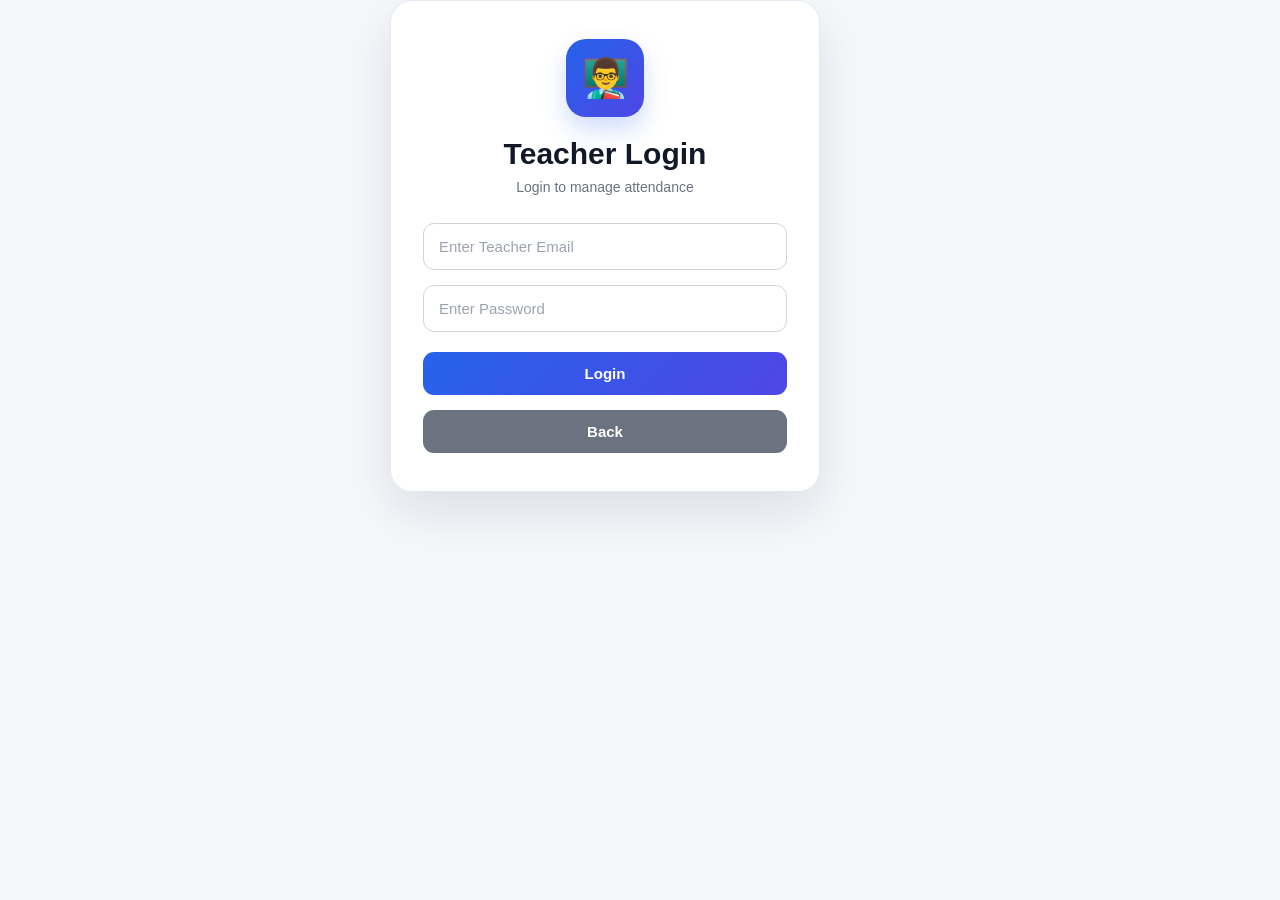
<file: templates/teacher-login.html>
<!DOCTYPE html>
<html lang="en">

<head>
    <meta charset="UTF-8">
    <meta name="viewport" content="width=device-width, initial-scale=1.0">

    <title>Teacher Login - Smart Attendance</title>

    <link rel="stylesheet" href="/static/style.css">
</head>

<body>

    <div class="container">

        <div class="login-box">

            <div class="logo">👨‍🏫</div>

            <h1>Teacher Login</h1>

            <p class="subtitle">
                Login to manage attendance
            </p>

            <form id="teacherLoginForm">

                <input
                    type="email"
                    id="teacherEmail"
                    placeholder="Enter Teacher Email"
                    required
                >

                <input
                    type="password"
                    id="teacherPassword"
                    placeholder="Enter Password"
                    required
                >

                <button type="submit">
                    Login
                </button>

            </form>

            <button
                class="back-button"
                onclick="window.location.href='/'">
                Back
            </button>

        </div>

    </div>


    <script>

        document.getElementById("teacherLoginForm")
        .addEventListener("submit", async function(event) {

            event.preventDefault();

            const email =
                document.getElementById("teacherEmail").value.trim();

            const password =
                document.getElementById("teacherPassword").value;

            try {

                const response = await fetch("/teacher-login", {

                    method: "POST",

                    headers: {
                        "Content-Type": "application/json"
                    },

                    body: JSON.stringify({
                        email: email,
                        password: password
                    })

                });

                const result = await response.json();

                if (result.success) {

                    window.location.href = "/teacher-dashboard";

                } else {

                    alert(result.message);

                }

            } catch (error) {

                console.error(error);

                alert("Backend is not connected.");

            }

        });

    </script>

</body>

</html>
</file>
<file: static/style.css>
/* ============================================================
   SMART ATTENDANCE SYSTEM
   FINAL POLISHED STYLESHEET
   ============================================================ */


/* ============================================================
   GLOBAL RESET
   ============================================================ */

* {
    margin: 0;
    padding: 0;
    box-sizing: border-box;
}

html {
    scroll-behavior: smooth;
}

body {
    font-family: Arial, Helvetica, sans-serif;
    background: #f5f7fb;
    color: #1f2937;
    min-height: 100vh;
}


/* ============================================================
   COMMON CONTAINER
   ============================================================ */

.container {
    width: 90%;
    max-width: 500px;
    margin: auto;
    text-align: center;
}


/* ============================================================
   LOGIN PAGE
   ============================================================ */

.login-page {
    min-height: 100vh;

    display: flex;
    justify-content: center;
    align-items: center;

    padding: 30px 15px;

    background:
        radial-gradient(
            circle at top left,
            #dbeafe 0,
            transparent 35%
        ),
        radial-gradient(
            circle at bottom right,
            #e0e7ff 0,
            transparent 35%
        ),
        #f5f7fb;
}

.login-box {
    width: 100%;
    max-width: 430px;

    background: rgba(255, 255, 255, 0.96);

    padding: 38px 32px;

    border-radius: 22px;

    box-shadow:
        0 20px 50px rgba(15, 23, 42, 0.10);

    border: 1px solid rgba(226, 232, 240, 0.9);
}


/* ============================================================
   LOGIN LOGO
   ============================================================ */

.login-logo,
.logo {
    width: 78px;
    height: 78px;

    margin: 0 auto 20px;

    display: flex;
    justify-content: center;
    align-items: center;

    background: linear-gradient(
        135deg,
        #2563eb,
        #4f46e5
    );

    border-radius: 20px;

    font-size: 38px;

    box-shadow:
        0 12px 25px rgba(37, 99, 235, 0.22);
}


/* ============================================================
   HEADINGS
   ============================================================ */

h1 {
    margin-top: 5px;

    font-size: 30px;

    font-weight: 700;

    color: #111827;
}

.subtitle {
    margin-top: 8px;

    color: #6b7280;

    font-size: 14px;
}

.login-heading p {
    margin-top: 8px;

    color: #6b7280;

    font-size: 14px;
}


/* ============================================================
   FORM
   ============================================================ */

.form-group {
    text-align: left;

    margin-bottom: 18px;
}

.form-group label {
    display: block;

    margin-bottom: 7px;

    font-size: 14px;

    font-weight: 600;

    color: #374151;
}

.login-box form {
    margin-top: 28px;
}

.login-box input,
select {
    width: 100%;

    padding: 14px 15px;

    margin-bottom: 15px;

    border: 1px solid #d1d5db;

    border-radius: 11px;

    background: #ffffff;

    color: #111827;

    font-size: 15px;

    outline: none;

    transition:
        border-color 0.2s ease,
        box-shadow 0.2s ease;
}

.login-box input::placeholder {
    color: #9ca3af;
}

.login-box input:focus,
select:focus {
    border-color: #2563eb;

    box-shadow:
        0 0 0 3px rgba(37, 99, 235, 0.12);
}


/* ============================================================
   BUTTONS
   ============================================================ */

button {
    width: auto;

    border: none;

    padding: 13px 20px;

    border-radius: 11px;

    background: linear-gradient(
        135deg,
        #2563eb,
        #4f46e5
    );

    color: white;

    font-size: 15px;

    font-weight: 600;

    cursor: pointer;

    transition:
        transform 0.2s ease,
        box-shadow 0.2s ease,
        opacity 0.2s ease;
}

button:hover {
    transform: translateY(-1px);

    box-shadow:
        0 8px 18px rgba(37, 99, 235, 0.22);
}

button:active {
    transform: translateY(0);
}

button:disabled {
    cursor: not-allowed;

    opacity: 0.65;

    transform: none;

    box-shadow: none;
}

.login-box form button {
    width: 100%;

    margin-top: 5px;
}


/* ============================================================
   BUTTON GROUP
   ============================================================ */

.buttons {
    display: flex;

    gap: 15px;

    justify-content: center;

    flex-wrap: wrap;
}


/* ============================================================
   BACK BUTTON
   ============================================================ */

.back-button {
    margin-top: 15px;

    width: 100%;

    background: #6b7280;
}

.back-button:hover {
    background: #4b5563;

    box-shadow:
        0 8px 18px rgba(75, 85, 99, 0.18);
}


/* ============================================================
   LOGIN MESSAGE
   ============================================================ */

.login-message {
    min-height: 20px;

    margin-top: 14px;

    font-size: 14px;

    text-align: center;
}

.login-message.success {
    color: #15803d;
}

.login-message.error {
    color: #dc2626;
}


/* ============================================================
   LOGIN FOOTER
   ============================================================ */

.login-footer {
    display: flex;

    justify-content: center;

    gap: 8px;

    margin-top: 25px;

    color: #9ca3af;

    font-size: 12px;
}


/* ============================================================
   COMMON FOOTER
   ============================================================ */

.footer {
    margin-top: 25px;

    color: #9ca3af;

    font-size: 13px;
}


/* ============================================================
   QR SECTION
   ============================================================ */

.qr-section {
    display: none;

    margin-top: 25px;

    padding-top: 20px;

    border-top: 1px solid #e5e7eb;
}

.qr-section h2 {
    margin-bottom: 10px;

    color: #1f2937;
}

#qrInfo {
    color: #4b5563;

    line-height: 1.7;

    margin-bottom: 20px;
}

#qrcode {
    display: flex;

    justify-content: center;

    align-items: center;

    margin: 20px auto;
}

.qr-note {
    margin-top: 10px;

    font-size: 13px;

    color: #6b7280;
}


/* ============================================================
   QR SCANNER
   ============================================================ */

#reader {
    width: 100%;

    max-width: 400px;

    margin: 20px auto;

    overflow: hidden;

    border-radius: 14px;
}

#scanResult {
    margin-top: 20px;
}


/* ============================================================
   SUCCESS MESSAGE
   ============================================================ */

.success-box {
    padding: 20px;

    border-radius: 12px;

    background: #ecfdf5;

    border: 1px solid #86efac;

    color: #166534;
}

.success-box h2 {
    margin-bottom: 15px;
}


/* ============================================================
   ERROR MESSAGE
   ============================================================ */

.error-box {
    padding: 15px;

    border-radius: 12px;

    background: #fef2f2;

    border: 1px solid #fca5a5;

    color: #991b1b;
}


/* ============================================================
   RESPONSIVE DESIGN
   ============================================================ */

@media (max-width: 600px) {

    .login-page {
        padding: 20px 12px;
    }

    .login-box {
        padding: 30px 22px;

        border-radius: 18px;
    }

    .login-logo,
    .logo {
        width: 68px;
        height: 68px;

        font-size: 32px;

        border-radius: 17px;
    }

    h1 {
        font-size: 25px;
    }

    .buttons {
        flex-direction: column;
    }

    button {
        width: 100%;
    }
}


/* ============================================================
   SMALL MOBILE
   ============================================================ */

@media (max-width: 380px) {

    .login-box {
        padding: 25px 18px;
    }

    h1 {
        font-size: 23px;
    }

    .login-box input,
    select {
        padding: 12px;
    }
}
.login-logo {
    width: 78px;
    height: 78px;
    margin: 0 auto 18px;

    display: flex;
    justify-content: center;
    align-items: center;

    background: linear-gradient(135deg, #2563eb, #4f46e5);
    border-radius: 20px;

    font-size: 38px;
}

.login-heading {
    text-align: center;
}

.login-heading h1 {
    margin: 0;
    font-size: 30px;
    color: #111827;
}

.login-heading p {
    margin-top: 8px;
    color: #6b7280;
    font-size: 14px;
}
 /* ============================================================
   TEACHER DASHBOARD - FINAL
   ============================================================ */

.dashboard-page {
    min-height: 100vh;

    display: flex;
    justify-content: center;
    align-items: center;

    padding: 30px 15px;

    background:
        radial-gradient(
            circle at top left,
            #dbeafe 0,
            transparent 35%
        ),
        radial-gradient(
            circle at bottom right,
            #e0e7ff 0,
            transparent 35%
        ),
        #f5f7fb;
}

.dashboard-card {
    width: 100%;
    max-width: 560px;

    background: #ffffff;

    padding: 38px 34px;

    border-radius: 24px;

    border: 1px solid #e5e7eb;

    box-shadow:
        0 20px 55px rgba(15, 23, 42, 0.10);

    text-align: center;
}


/* Logo */

.dashboard-logo {
    width: 78px;
    height: 78px;

    margin: 0 auto 18px;

    display: flex;
    justify-content: center;
    align-items: center;

    background: linear-gradient(
        135deg,
        #2563eb,
        #4f46e5
    );

    border-radius: 21px;

    font-size: 38px;

    box-shadow:
        0 12px 25px rgba(37, 99, 235, 0.22);
}


/* Title */

.dashboard-title {
    text-align: center;

    margin-bottom: 30px;
}

.dashboard-title h1 {
    margin: 0;

    font-size: 29px;

    color: #111827;

    font-weight: 700;
}

.dashboard-title p {
    margin-top: 8px;

    color: #6b7280;

    font-size: 14px;
}


/* Options */

.dashboard-options {
    display: flex;

    flex-direction: column;

    gap: 13px;
}


/* Dashboard Button */

.dashboard-button {
    width: 100%;

    display: flex;

    align-items: center;

    gap: 14px;

    padding: 15px;

    text-align: left;

    background: #ffffff;

    color: #111827;

    border: 1px solid #e5e7eb;

    border-radius: 14px;

    box-shadow: none;

    transform: none;
}

.dashboard-button:hover {
    background: #f8fafc;

    border-color: #bfdbfe;

    transform: translateY(-1px);

    box-shadow:
        0 7px 18px rgba(15, 23, 42, 0.06);
}


/* Icon */

.button-icon {
    width: 46px;
    height: 46px;

    flex-shrink: 0;

    display: flex;
    justify-content: center;
    align-items: center;

    background: #eff6ff;

    border-radius: 12px;

    font-size: 22px;
}


/* Text */

.button-content {
    display: flex;

    flex-direction: column;

    gap: 4px;

    flex: 1;
}

.button-content strong {
    font-size: 15px;

    color: #1f2937;
}

.button-content small {
    font-size: 12px;

    color: #6b7280;
}


/* Arrow */

.button-arrow {
    font-size: 25px;

    color: #9ca3af;

    line-height: 1;
}


/* Logout */

.logout-button {
    width: 100%;

    margin-top: 22px;

    padding: 13px;

    background: #fff1f2;

    color: #dc2626;

    border: 1px solid #fecdd3;

    box-shadow: none;
}

.logout-button:hover {
    background: #ffe4e6;

    color: #b91c1c;

    box-shadow: none;

    transform: none;
}


/* Footer */

.dashboard-footer {
    margin-top: 22px;

    color: #9ca3af;

    font-size: 12px;
}


/* Mobile */

@media (max-width: 600px) {

    .dashboard-page {
        padding: 20px 12px;
    }

    .dashboard-card {
        padding: 30px 20px;

        border-radius: 20px;
    }

    .dashboard-logo {
        width: 68px;
        height: 68px;

        font-size: 32px;

        border-radius: 18px;
    }

    .dashboard-title h1 {
        font-size: 24px;
    }

    .dashboard-title p {
        font-size: 13px;
    }

    .dashboard-button {
        padding: 13px;
    }

    .button-icon {
        width: 42px;
        height: 42px;

        font-size: 20px;
    }
}
/* ============================================================
   STUDENT DASHBOARD
   ============================================================ */

.student-info-card {
    margin-bottom: 22px;

    padding: 15px 17px;

    background: #f8fafc;

    border: 1px solid #e5e7eb;

    border-radius: 14px;

    text-align: left;
}

.student-info-row {
    display: flex;

    justify-content: space-between;

    align-items: center;

    gap: 15px;

    padding: 9px 0;
}

.student-info-row + .student-info-row {
    border-top: 1px solid #e5e7eb;
}

.info-label {
    color: #6b7280;

    font-size: 13px;

    font-weight: 500;
}

.student-info-row strong {
    color: #1f2937;

    font-size: 13px;

    text-align: right;
}


/* Student Dashboard buttons */

.student-info-card + .dashboard-options {
    margin-top: 0;
}


/* Student logout */

.dashboard-card .logout-button {
    margin-top: 20px;
}


/* Mobile */

@media (max-width: 600px) {

    .student-info-row {
        align-items: flex-start;

        flex-direction: column;

        gap: 4px;
    }

    .student-info-row strong {
        text-align: left;
    }
}
/* ============================================================
   GENERATE QR PAGE
   ============================================================ */

.qr-card {
    width: 100%;
    max-width: 560px;

    background: #ffffff;

    padding: 38px 34px;

    border-radius: 24px;

    border: 1px solid #e5e7eb;

    box-shadow:
        0 20px 55px rgba(15, 23, 42, 0.10);

    text-align: center;
}


/* QR Form */

.qr-form {
    margin-top: 25px;

    text-align: left;
}

.qr-form label {
    display: block;

    margin-bottom: 7px;

    color: #374151;

    font-size: 14px;

    font-weight: 600;
}

.qr-form input {
    width: 100%;

    padding: 14px 15px;

    border: 1px solid #d1d5db;

    border-radius: 11px;

    font-size: 15px;

    outline: none;

    transition: 0.2s ease;
}

.qr-form input:focus {
    border-color: #2563eb;

    box-shadow:
        0 0 0 3px rgba(37, 99, 235, 0.12);
}


/* Generate Button */

.generate-button {
    width: 100%;

    margin-top: 14px;

    padding: 14px;
}


/* QR Container */

.qr-container {
    margin-top: 28px;

    padding: 25px 15px;

    min-height: 310px;

    display: flex;

    flex-direction: column;

    justify-content: center;

    align-items: center;

    background: #f8fafc;

    border: 1px solid #e5e7eb;

    border-radius: 16px;
}

#qrcode {
    width: 256px;

    min-height: 0;

    display: flex;

    justify-content: center;

    align-items: center;

    margin: 0 auto;
}

#qrcode img,
#qrcode canvas {
    max-width: 100%;

    height: auto;

    padding: 8px;

    background: #ffffff;

    border-radius: 8px;
}

#qrNote {
    margin-top: 16px;

    color: #6b7280;

    font-size: 13px;

    line-height: 1.5;
}


/* Back Button */

.back-dashboard-button {
    width: 100%;

    margin-top: 20px;

    background: #f3f4f6;

    color: #374151;

    border: 1px solid #e5e7eb;

    box-shadow: none;
}

.back-dashboard-button:hover {
    background: #e5e7eb;

    color: #111827;

    box-shadow: none;
}


/* Mobile */

@media (max-width: 600px) {

    .qr-card {
        padding: 30px 20px;

        border-radius: 20px;
    }

    #qrcode {
        width: 220px;
    }

    #qrcode img,
    #qrcode canvas {
        max-width: 220px;
    }

    .qr-container {
        min-height: 275px;
    }
}
/* ============================================================
   SCAN QR PAGE
   ============================================================ */

.scan-card {
    width: 100%;
    max-width: 600px;

    background: #ffffff;

    padding: 38px 34px;

    border-radius: 24px;

    border: 1px solid #e5e7eb;

    box-shadow:
        0 20px 55px rgba(15, 23, 42, 0.10);

    text-align: center;
}


/* Scanner */

.scanner-container {
    margin-top: 25px;

    padding: 15px;

    background: #f8fafc;

    border: 1px solid #e5e7eb;

    border-radius: 16px;
}

#reader {
    width: 100%;

    max-width: 500px;

    margin: 0 auto;

    overflow: hidden;

    border-radius: 12px;
}

#reader video {
    border-radius: 10px;
}

#reader button {
    margin-top: 10px;
}

#reader select {
    margin-top: 8px;
}


/* Scanner Hint */

.scanner-hint {
    margin-top: 15px;

    color: #6b7280;

    font-size: 13px;

    line-height: 1.5;
}


/* Scan Result */

.scan-result {
    margin-top: 20px;

    padding: 14px;

    border-radius: 12px;

    background: #f3f4f6;

    border: 1px solid #e5e7eb;

    color: #6b7280;

    font-size: 14px;

    font-weight: 600;
}

.scan-result.scanning {
    background: #eff6ff;

    border-color: #bfdbfe;

    color: #1d4ed8;
}

.scan-result.success {
    background: #ecfdf5;

    border-color: #86efac;

    color: #166534;
}

.scan-result.error {
    background: #fef2f2;

    border-color: #fca5a5;

    color: #991b1b;
}


/* Back button */

.scan-card .back-dashboard-button {
    margin-top: 20px;
}


/* Mobile */

@media (max-width: 600px) {

    .scan-card {
        padding: 30px 18px;

        border-radius: 20px;
    }

    .scanner-container {
        padding: 10px;
    }

    #reader {
        max-width: 100%;
    }

    .scanner-hint {
        font-size: 12px;
    }
}
</file>
